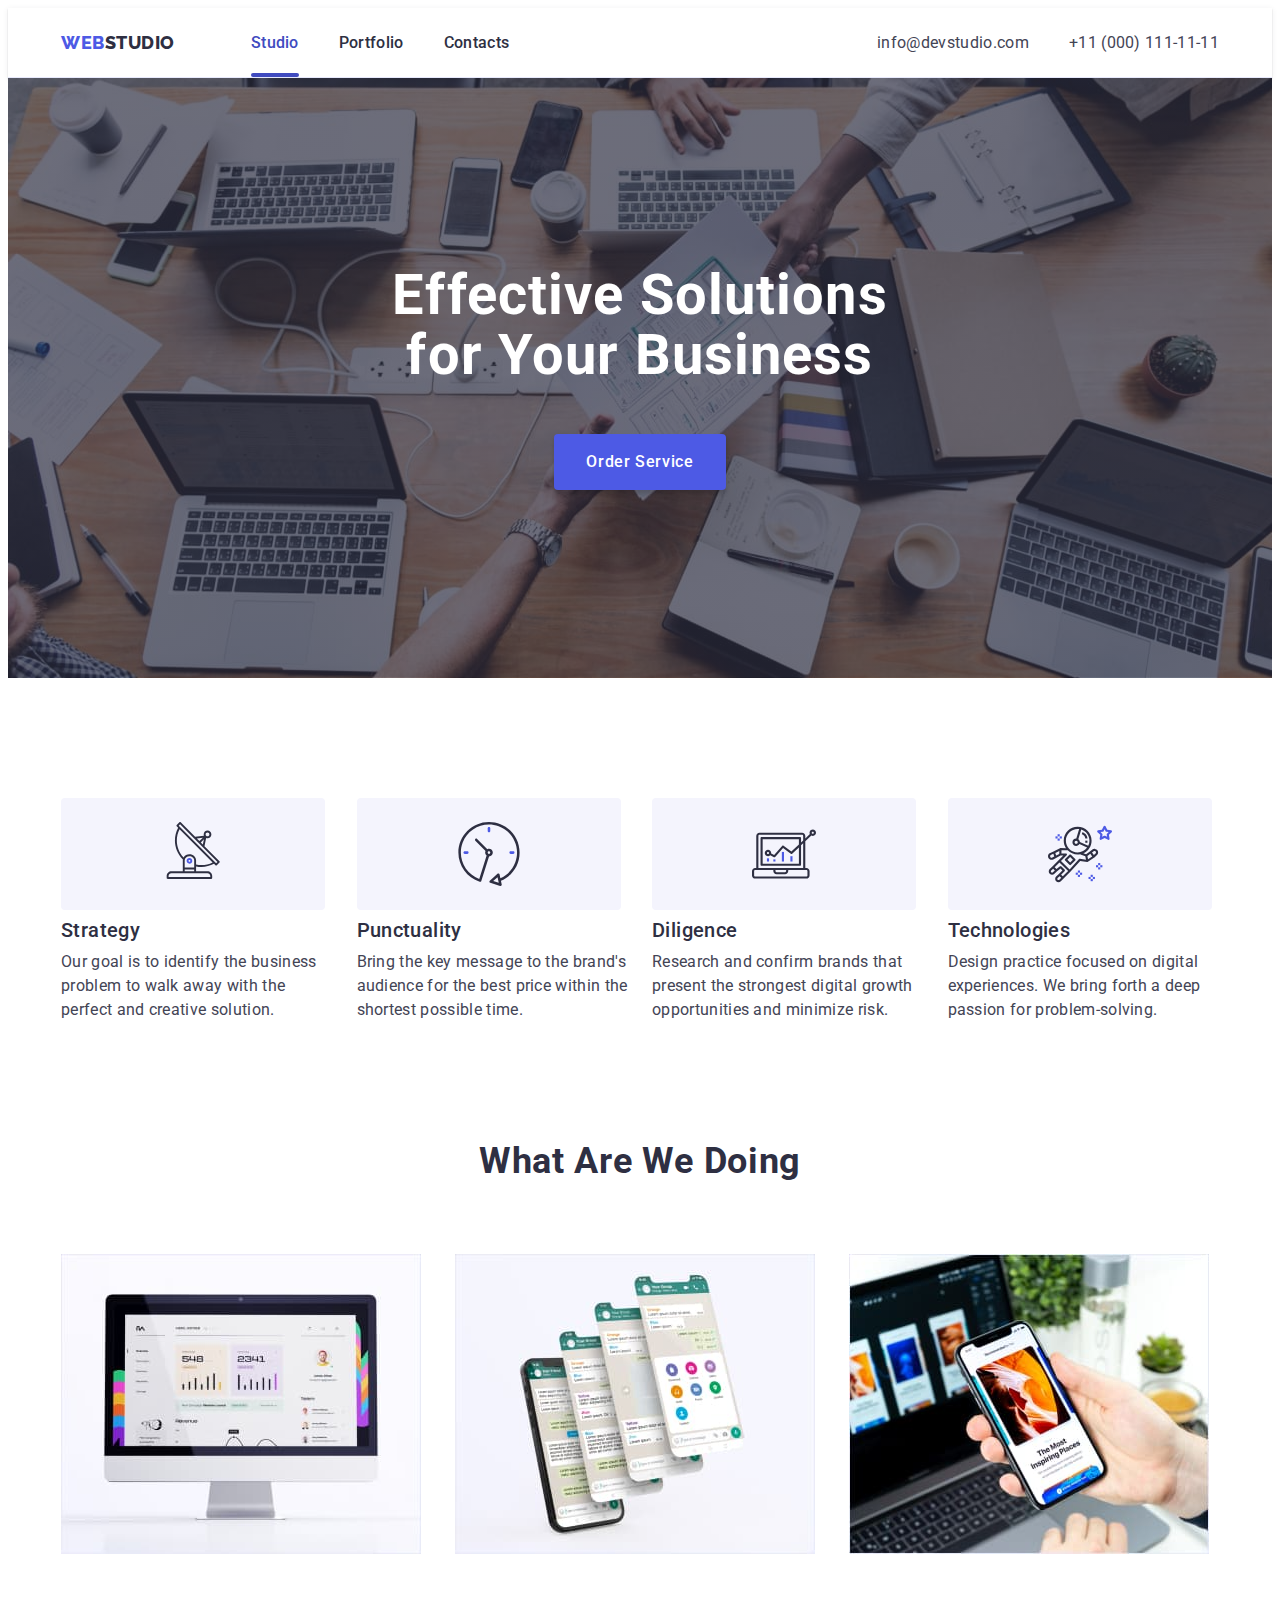
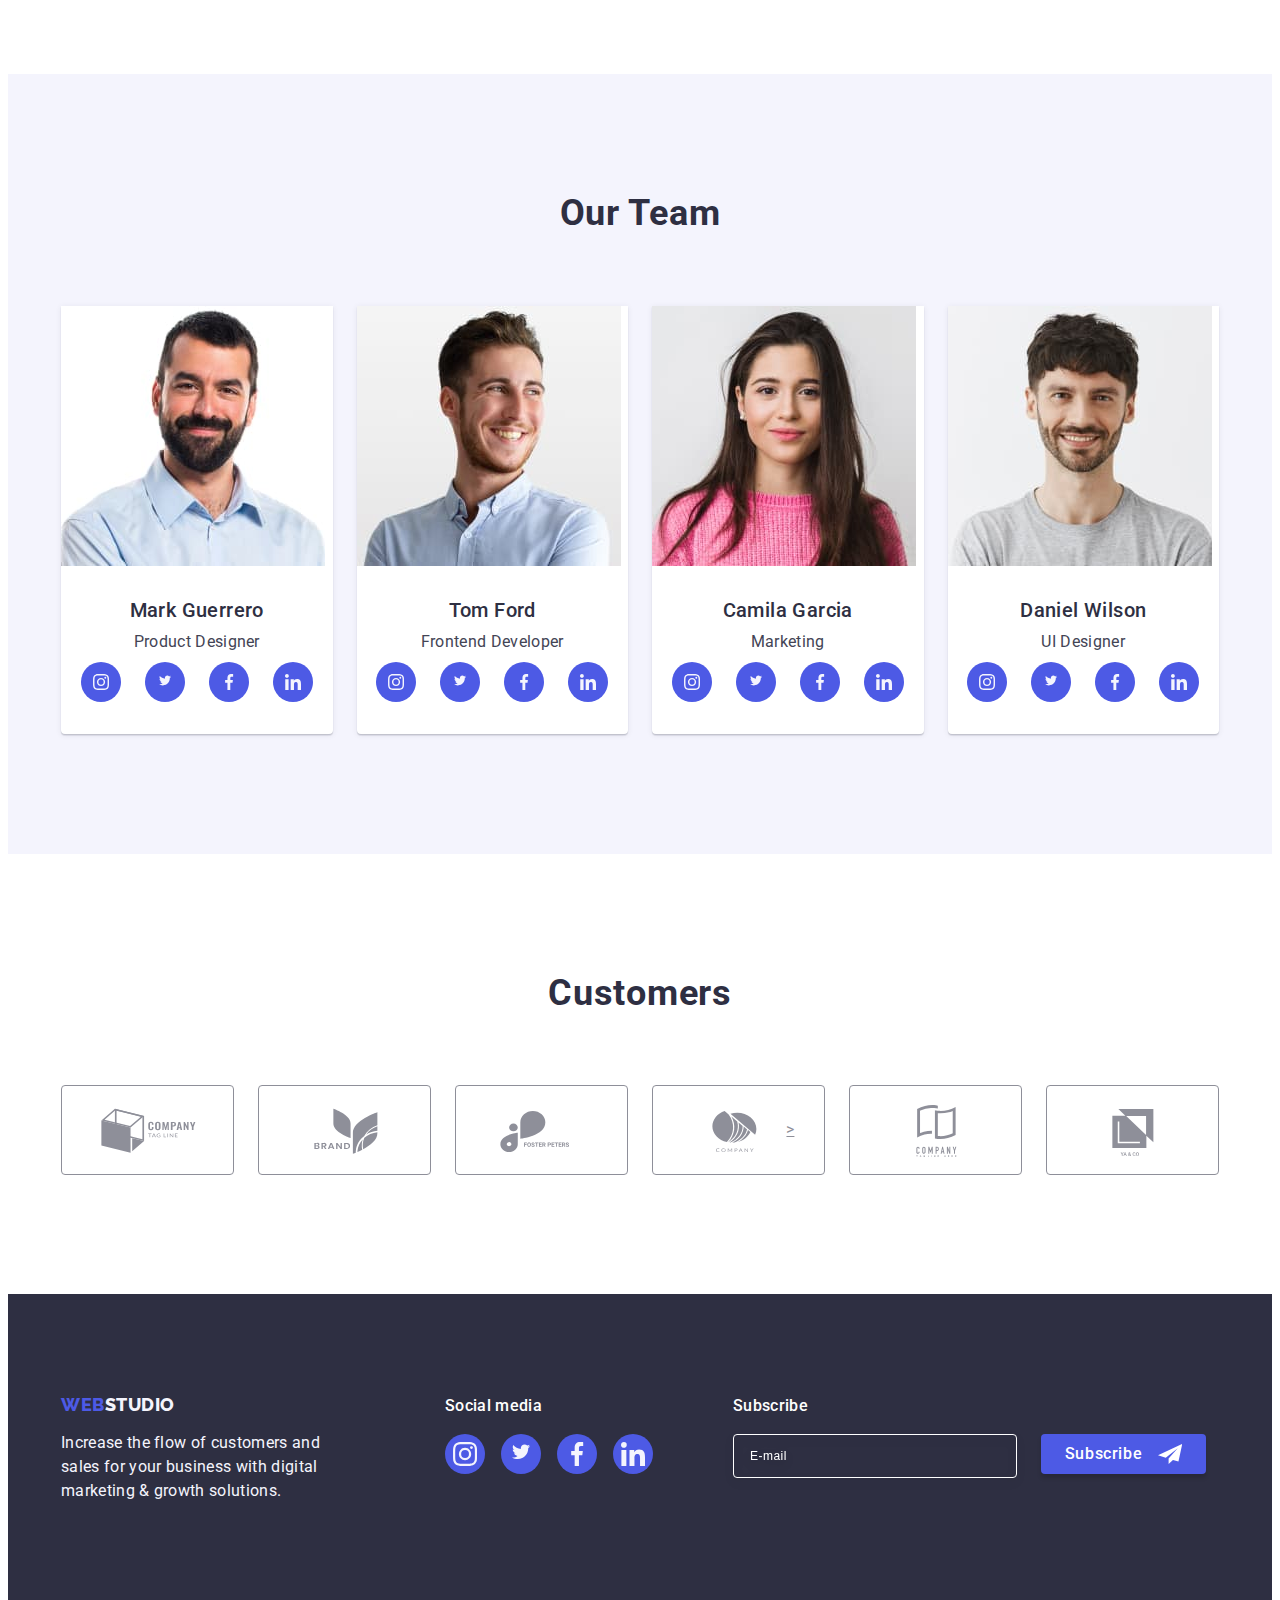
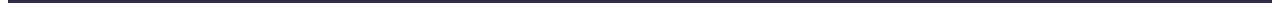
<file: index.html>
<!DOCTYPE html>
<html lang="en">
  <head>
    <meta charset="UTF-8" />
    <meta http-equiv="X-UA-Compatible" content="IE=edge" />
    <meta name="viewport" content="width=device-width, initial-scale=1.0" />
    <link rel="preconnect" href="https://fonts.googleapis.com" />
    <link rel="preconnect" href="https://fonts.gstatic.com" crossorigin />
    <link
      href="https://fonts.googleapis.com/css2?family=Raleway:wght@800&family=Roboto:wght@400;500;700&display=swap"
      rel="stylesheet"
    />
    <link
      rel="stylesheet"
      href="https://cdnjs.cloudflare.com/ajax/libs/modern-normalize/2.0.0/modern-normalize.min.css"
      integrity="sha512-4xo8blKMVCiXpTaLzQSLSw3KFOVPWhm/TRtuPVc4WG6kUgjH6J03IBuG7JZPkcWMxJ5huwaBpOpnwYElP/m6wg=="
      crossorigin="anonymous"
      referrerpolicy="no-referrer"
    />
    <link rel="stylesheet" href="./css/styles.css" />

    <title>Studio</title>
  </head>

  <body>
    <header class="header">
      <div class="container container-header">
        <nav class="container-nav">
          <a class="logo link" href="./index.html"
            >Web<span class="logo-span">Studio</span></a
          >

          <ul class="list menu">
            <li>
              <a class="current header-nav link" href="./index.html">Studio</a>
            </li>
            <li>
              <a class="header-nav link" href="./portfolio.html">Portfolio</a>
            </li>
            <li>
              <a class="header-nav link" href="">Contacts</a>
            </li>
          </ul>
        </nav>

        <address class="header-adress">
          <ul class="list address-list">
            <li>
              <a
                class="header-adress-link link"
                href="mailto:info@devstudio.com"
                >info@devstudio.com</a
              >
            </li>
            <li>
              <a class="header-adress-link link" href="tel:+110001111111"
                >+11 (000) 111-11-11</a
              >
            </li>
          </ul>
        </address>
      </div>
    </header>

    <main>
      <section class="service">
        <div class="container conteiner-service">
          <h1 class="service-name">Effective Solutions for Your Business</h1>
          <button type="button" class="service-button" data-modal-open>
            Order Service
          </button>
        </div>
      </section>
      <section class="container-preference">
        <div class="container">
          <h2 class="visually-hidden">Our preference</h2>
          <ul class="list">
            <li class="preference-item">
              <div class="preference-icon">
                <svg width="64" height="64">
                  <use href="./images/icons.svg#icon-antenna"></use>
                </svg>
              </div>
              <h3 class="preference-name">Strategy</h3>
              <p class="preference-text">
                Our goal is to identify the business problem to walk away with
                the perfect and creative solution.
              </p>
            </li>
            <li class="preference-item">
              <div class="preference-icon">
                <svg width="64" height="64">
                  <use href="./images/icons.svg#icon-clock"></use>
                </svg>
              </div>
              <h3 class="preference-name">Punctuality</h3>
              <p class="preference-text">
                Bring the key message to the brand's audience for the best price
                within the shortest possible time.
              </p>
            </li>
            <li class="preference-item">
              <div class="preference-icon">
                <svg width="64" height="64">
                  <use href="./images/icons.svg#icon-diagram"></use>
                </svg>
              </div>
              <h3 class="preference-name">Diligence</h3>
              <p class="preference-text">
                Research and confirm brands that present the strongest digital
                growth opportunities and minimize risk.
              </p>
            </li>
            <li class="preference-item">
              <div class="preference-icon">
                <svg width="64" height="64">
                  <use href="./images/icons.svg#icon-astronaut"></use>
                </svg>
              </div>
              <h3 class="preference-name">Technologies</h3>
              <p class="preference-text">
                Design practice focused on digital experiences. We bring forth a
                deep passion for problem-solving.
              </p>
            </li>
          </ul>
        </div>
      </section>
      <section class="section-doing">
        <div class="container">
          <h2 class="name-section">What are we doing</h2>
          <ul class="list">
            <li class="list-img">
              <img
                src="./images/monitor.jpg"
                alt="Monitor img"
                width="360"
                height="300"
              />
            </li>
            <li class="list-img">
              <img
                src="./images/messenger.jpg"
                alt="Messenger img"
                width="360"
                height="300"
              />
            </li>
            <li class="list-img">
              <img
                src="./images/mobile.jpg"
                alt="Mobile img"
                width="360"
                height="300"
              />
            </li>
          </ul>
        </div>
      </section>
      <section class="team">
        <div class="container">
          <h2 class="name-section">Our Team</h2>
          <ul class="list">
            <li class="team-card">
              <img
                src="./images/mark.jpg"
                alt="Foto Mark Guerrero"
                width="264"
                height="260"
              />
              <div class="team-text">
                <h3 class="team-name">Mark Guerrero</h3>
                <p class="team-profession">Product Designer</p>
                <ul class="contact-icon list">
                  <li class="contact-icon-items">
                    <a class="contact-icon-items-link" href="">
                      <svg class="team-icon-items" width="16" height="16">
                        <use href="./images/icons.svg#icon-instagram"></use>
                      </svg>
                    </a>
                  </li>
                  <li class="contact-icon-items">
                    <a class="contact-icon-items-link" href="">
                      <svg class="team-icon-items" width="16" height="16">
                        <use href="./images/icons.svg#icon-twitter"></use>
                      </svg>
                    </a>
                  </li>
                  <li class="contact-icon-items">
                    <a class="contact-icon-items-link" href="">
                      <svg class="team-icon-items" width="16" height="16">
                        <use href="./images/icons.svg#icon-facebook"></use>
                      </svg>
                    </a>
                  </li>
                  <li class="contact-icon-items">
                    <a class="contact-icon-items-link" href="">
                      <svg class="team-icon-items" width="16" height="16">
                        <use href="./images/icons.svg#icon-linkedin"></use>
                      </svg>
                    </a>
                  </li>
                </ul>
              </div>
            </li>

            <li class="team-card">
              <img
                src="./images/tom.jpg"
                alt="Foto Tom Ford"
                width="264"
                height="260"
              />
              <div class="team-text">
                <h3 class="team-name">Tom Ford</h3>
                <p class="team-profession">Frontend Developer</p>
                <ul class="contact-icon list">
                  <li class="contact-icon-items">
                    <a class="contact-icon-items-link" href="">
                      <svg class="team-icon-items" width="16" height="16">
                        <use href="./images/icons.svg#icon-instagram"></use>
                      </svg>
                    </a>
                  </li>
                  <li class="contact-icon-items">
                    <a class="contact-icon-items-link" href="">
                      <svg class="team-icon-items" width="16" height="16">
                        <use href="./images/icons.svg#icon-twitter"></use>
                      </svg>
                    </a>
                  </li>
                  <li class="contact-icon-items">
                    <a class="contact-icon-items-link" href="">
                      <svg class="team-icon-items" width="16" height="16">
                        <use href="./images/icons.svg#icon-facebook"></use>
                      </svg>
                    </a>
                  </li>
                  <li class="contact-icon-items">
                    <a class="contact-icon-items-link" href="">
                      <svg class="team-icon-items" width="16" height="16">
                        <use href="./images/icons.svg#icon-linkedin"></use>
                      </svg>
                    </a>
                  </li>
                </ul>
              </div>
            </li>

            <li class="team-card">
              <img
                src="./images/camila.jpg"
                alt="Foto Camila Garcia"
                width="264"
                height="260"
              />
              <div class="team-text">
                <h3 class="team-name">Camila Garcia</h3>
                <p class="team-profession">Marketing</p>
                <ul class="contact-icon list">
                  <li class="contact-icon-items">
                    <a class="contact-icon-items-link" href="">
                      <svg class="team-icon-items" width="16" height="16">
                        <use href="./images/icons.svg#icon-instagram"></use>
                      </svg>
                    </a>
                  </li>
                  <li class="contact-icon-items">
                    <a class="contact-icon-items-link" href="">
                      <svg class="team-icon-items" width="16" height="16">
                        <use href="./images/icons.svg#icon-twitter"></use>
                      </svg>
                    </a>
                  </li>
                  <li class="contact-icon-items">
                    <a class="contact-icon-items-link" href="">
                      <svg class="team-icon-items" width="16" height="16">
                        <use href="./images/icons.svg#icon-facebook"></use>
                      </svg>
                    </a>
                  </li>
                  <li class="contact-icon-items">
                    <a class="contact-icon-items-link" href="">
                      <svg class="team-icon-items" width="16" height="16">
                        <use href="./images/icons.svg#icon-linkedin"></use>
                      </svg>
                    </a>
                  </li>
                </ul>
              </div>
            </li>
            <li class="team-card">
              <img
                src="./images/daniel.jpg"
                alt="Foto Daniel Wilson"
                width="264"
                height="260"
              />
              <div class="team-text">
                <h3 class="team-name">Daniel Wilson</h3>
                <p class="team-profession">UI Designer</p>
                <ul class="contact-icon list">
                  <li class="contact-icon-items">
                    <a class="contact-icon-items-link" href="">
                      <svg class="team-icon-items" width="16" height="16">
                        <use href="./images/icons.svg#icon-instagram"></use>
                      </svg>
                    </a>
                  </li>
                  <li class="contact-icon-items">
                    <a class="contact-icon-items-link" href="">
                      <svg class="team-icon-items" width="16" height="16">
                        <use href="./images/icons.svg#icon-twitter"></use>
                      </svg>
                    </a>
                  </li>
                  <li class="contact-icon-items">
                    <a class="contact-icon-items-link" href="">
                      <svg class="team-icon-items" width="16" height="16">
                        <use href="./images/icons.svg#icon-facebook"></use>
                      </svg>
                    </a>
                  </li>
                  <li class="contact-icon-items">
                    <a class="contact-icon-items-link" href="">
                      <svg class="team-icon-items" width="16" height="16">
                        <use href="./images/icons.svg#icon-linkedin"></use>
                      </svg>
                    </a>
                  </li>
                </ul>
              </div>
            </li>
          </ul>
        </div>
      </section>
      <section class="customers">
        <div class="container">
          <h2 class="customers-title">Customers</h2>
          <ul class="list customers-list">
            <li class="customer-list-icon">
              <a class="customer-list-icon-link" href="">
                <svg class="customer-icon-item" width="104" height="56">
                  <use href="./images/icons.svg#icon-Logo-6"></use>
                </svg>
              </a>
            </li>
            <li class="customer-list-icon">
              <a class="customer-list-icon-link" href="">
                <svg class="customer-icon-item" width="104" height="56">
                  <use href="./images/icons.svg#icon-Logo-7"></use>
                </svg>
              </a>
            </li>
            <li class="customer-list-icon">
              <a class="customer-list-icon-link" href="">
                <svg class="customer-icon-item" width="104" height="56">
                  <use href="./images/icons.svg#icon-Logo-8"></use>
                </svg>
              </a>
            </li>
            <li class="customer-list-icon">
              <a class="customer-list-icon-link" href="">
                <svg class="customer-icon-item" width="104" height="56">
                  <use href="./images/icons.svg#icon-Logo-9"></use>
                </svg>
                ></a
              >
            </li>
            <li class="customer-list-icon">
              <a class="customer-list-icon-link" href="">
                <svg class="customer-icon-item" width="104" height="56">
                  <use href="./images/icons.svg#icon-Logo-10"></use>
                </svg>
              </a>
            </li>
            <li class="customer-list-icon">
              <a class="customer-list-icon-link" href="">
                <svg class="customer-icon-item" width="104" height="56">
                  <use href="./images/icons.svg#icon-Logo-11"></use>
                </svg>
              </a>
            </li>
          </ul>
        </div>
      </section>
    </main>
    <footer class="footer-section">
      <div class="container footer-container">
        <div class="footer-container-logo">
          <a class="link footer-link" href="./index.html"
            >Web<span class="logo-footer">Studio</span></a
          >
          <p class="footer-text">
            Increase the flow of customers and sales for your business with
            digital marketing & growth solutions.
          </p>
        </div>

        <div class="footer-icons">
          <p class="footer-text-media">Social media</p>
          <ul class="footer-contact-icon list">
            <li class="footer-contact-icon-item">
              <a class="footer-contact-icon-link" href="">
                <svg class="footer-icon-item" width="24" height="24">
                  <use href="./images/icons.svg#icon-instagram"></use>
                </svg>
              </a>
            </li>
            <li class="footer-contact-icon-item">
              <a class="footer-contact-icon-link" href="">
                <svg class="footer-icon-item" width="24" height="24">
                  <use href="./images/icons.svg#icon-twitter"></use>
                </svg>
              </a>
            </li>
            <li class="footer-contact-icon-item">
              <a class="footer-contact-icon-link" href="">
                <svg class="footer-icon-item" width="24" height="24">
                  <use href="./images/icons.svg#icon-facebook"></use>
                </svg>
              </a>
            </li>
            <li class="footer-contact-icon-item">
              <a class="footer-contact-icon-link" href="">
                <svg class="footer-icon-item" width="24" height="24">
                  <use href="./images/icons.svg#icon-linkedin"></use>
                </svg>
              </a>
            </li>
          </ul>
        </div>

        <div class="footer-form">
          <p class="footer-text-media">Subscribe</p>
          <form
            class="footer-form-subscribe"
            name="footer-subscribe"
            autocomplete="off"
            novalidate
          >
            <label class="footer-label">
              <input
                type="email"
                name="footer-usermail"
                class="footer-form-item"
                placeholder="E-mail"
              />
            </label>
            <button class="footer-btn" type="submit">
              Subscribe
              <svg class="footer-subscribe-icon" width="24" height="24">
                <use href="./images/icons.svg#icon-send"></use>
              </svg>
            </button>
          </form>
        </div>
      </div>
    </footer>
    <div class="backdrop is-hidden" data-modal>
      <div class="modal">
        <button type="button" class="modal-btn" data-modal-close>
          <svg class="modal-btn-icon" width="8" height="8">
            <use href="./images/icons.svg#icon-close-black"></use>
          </svg>
        </button>
        <p class="modal-title">Leave your contacts and we will call you back</p>
        <form class="form" name="feedback_form" autocomplete="off" novalidate>
          <div class="modal-field">
            <label for="user-name" class="modal-label">Name</label>
            <div class="input-wrap">
              <input
                type="text"
                name="user-name"
                id="user-name"
                class="modal-input"
                required
              />
              <svg class="modal-icon" width="18" height="24">
                <use href="./images/icons.svg#icon-person"></use>
              </svg>
            </div>
          </div>
          <div class="modal-field">
            <label for="user-tel" class="modal-label">Phone </label>
            <div class="input-wrap">
              <input
                type="tel"
                name="user-tel"
                id="user-tel"
                class="modal-input"
                required
              />
              <svg class="modal-icon" width="18" height="24">
                <use href="./images/icons.svg#icon-phone"></use>
              </svg>
            </div>
          </div>
          <div class="modal-field">
            <label for="user-mail" class="modal-label">Email </label>
            <div class="input-wrap">
              <input
                type="email"
                name="user-mail"
                id="user-mail"
                class="modal-input"
              />
              <svg class="modal-icon" width="18" height="24">
                <use href="./images/icons.svg#icon-email"></use>
              </svg>
            </div>
          </div>

          <div class="modal-comment">
            <label for="user-comment" class="modal-label">Comment</label>
            <textarea
              name="user-comment"
              id="user-comment"
              placeholder="Text input"
              class="modal-textarea"
            ></textarea>
          </div>

          <div class="modal-checkbox">
            <input
              type="checkbox"
              name="user-privacy"
              id="user-privacy"
              value="true"
              class="input-check visually-hidden"
            />
            <label for="user-privacy" class="check-text"
              ><span class="privacy"
                ><svg class="check-icon" width="10" height="8">
                  <use href="./images/icons.svg#icon-check"></use>
                </svg>
              </span>
              I accept the terms and conditions of the
              <a class="check-link" href="">Privacy Policy</a>
            </label>
          </div>

          <button class="form-btn" type="submit">Send</button>
        </form>
      </div>
    </div>
    <script src="./js/modal.js"></script>
  </body>
</html>
</file>
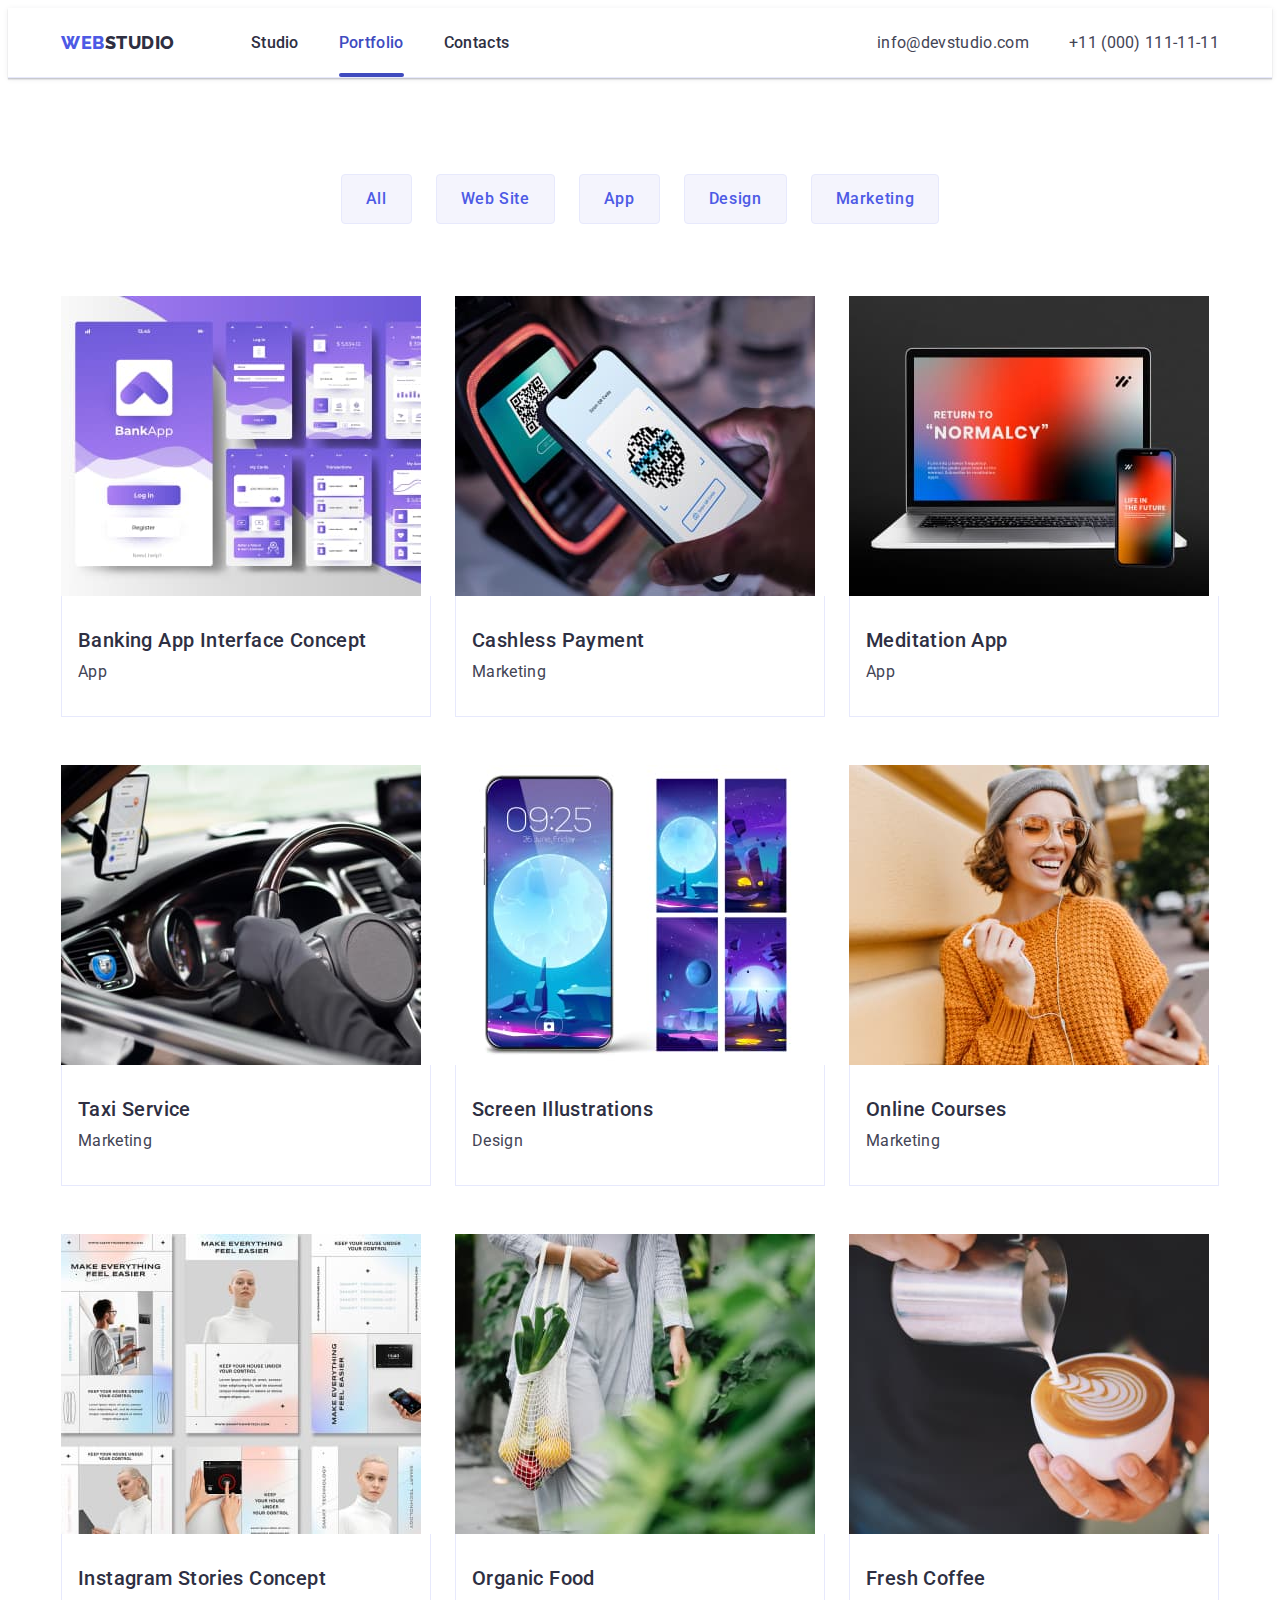
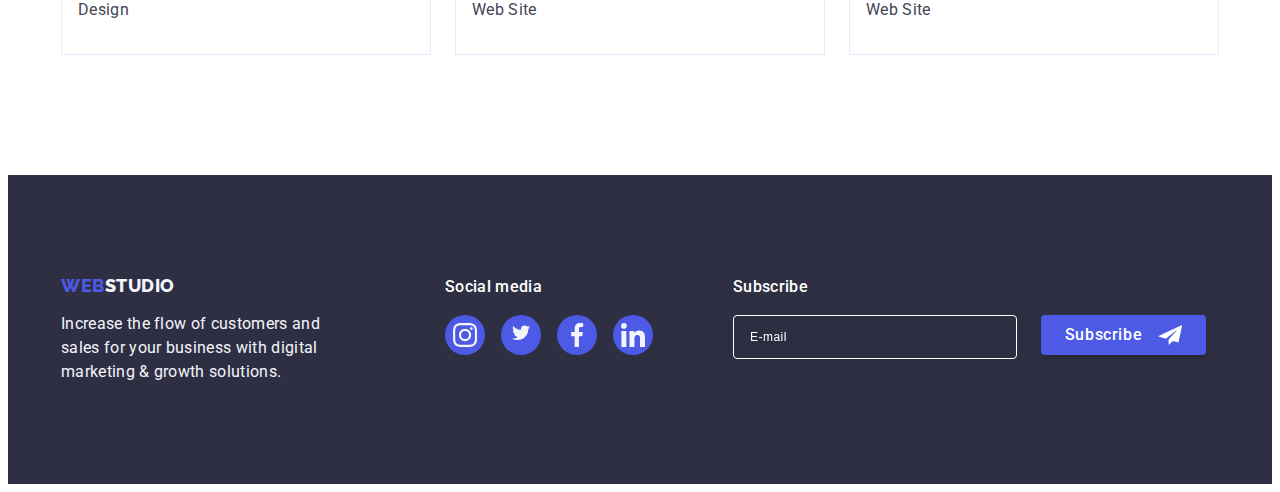
<file: portfolio.html>
<!DOCTYPE html>
<html lang="en">
  <head>
    <meta charset="UTF-8" />
    <meta http-equiv="X-UA-Compatible" content="IE=edge" />
    <meta name="viewport" content="width=device-width, initial-scale=1.0" />
    <link rel="preconnect" href="https://fonts.googleapis.com" />
    <link rel="preconnect" href="https://fonts.gstatic.com" crossorigin />
    <link
      href="https://fonts.googleapis.com/css2?family=Raleway:wght@800&family=Roboto:wght@400;500;700&display=swap"
      rel="stylesheet"
    />
    <link
      rel="stylesheet"
      href="https://cdnjs.cloudflare.com/ajax/libs/modern-normalize/2.0.0/modern-normalize.min.css"
      integrity="sha512-4xo8blKMVCiXpTaLzQSLSw3KFOVPWhm/TRtuPVc4WG6kUgjH6J03IBuG7JZPkcWMxJ5huwaBpOpnwYElP/m6wg=="
      crossorigin="anonymous"
      referrerpolicy="no-referrer"
    />
    <link rel="stylesheet" href="./css/styles.css" />

    <title>Portfolio</title>
  </head>
  <body>
    <header class="header">
      <div class="container container-header">
        <nav class="container-nav">
          <a class="logo link" href="./index.html"
            >Web<span class="logo-span">Studio</span></a
          >

          <ul class="list menu">
            <li><a class="header-nav link" href="./index.html">Studio</a></li>
            <li>
              <a class="header-nav link current" href="./portfolio.html"
                >Portfolio</a
              >
            </li>
            <li>
              <a class="header-nav link" href="">Contacts</a>
            </li>
          </ul>
        </nav>

        <address class="header-adress">
          <ul class="list address-list">
            <li>
              <a
                class="header-adress-link link"
                href="mailto:info@devstudio.com"
                >info@devstudio.com</a
              >
            </li>
            <li>
              <a class="header-adress-link link" href="tel:+110001111111"
                >+11 (000) 111-11-11</a
              >
            </li>
          </ul>
        </address>
      </div>
    </header>
    <main>
      <section class="container-porfolio">
        <div class="container">
          <h1 class="visually-hidden">Portfolio</h1>

          <ul class="list portfolio-menu">
            <li>
              <button type="button" class="portfolio-nav-button">All</button>
            </li>
            <li>
              <button type="button" class="portfolio-nav-button">
                Web Site
              </button>
            </li>
            <li>
              <button type="button" class="portfolio-nav-button">App</button>
            </li>

            <li>
              <button type="button" class="portfolio-nav-button">Design</button>
            </li>
            <li>
              <button type="button" class="portfolio-nav-button">
                Marketing
              </button>
            </li>
          </ul>

          <ul class="list portfolio-content">
            <li class="portfolio-content-card">
              <a class="link portfolio-img-link" href="./portfolio.html">
                <div class="overlay">
                  <img
                    src="./images/banking.jpg"
                    alt="Banking App"
                    width="360"
                    height="300"
                  />
                  <p class="text-overlay">
                    14 Stylish and User-Friendly App Design Concepts · Task
                    Manager App · Calorie Tracker App · Exotic Fruit Ecommerce
                    App · Cloud Storage App
                  </p>
                </div>
                <div class="portolio-card-text">
                  <h2 class="portfolio-foto-name">
                    Banking App Interface Concept
                  </h2>
                  <p class="portfolio-project-style">App</p>
                </div>
              </a>
            </li>
            <li class="portfolio-content-card">
              <a class="link portfolio-img-link" href="">
                <div class="overlay">
                  <img
                    src="./images/payment.jpg"
                    alt="Cashless Payment"
                    width="360"
                    height="300"
                  />
                  <p class="text-overlay">
                    14 Stylish and User-Friendly App Design Concepts · Task
                    Manager App · Calorie Tracker App · Exotic Fruit Ecommerce
                    App · Cloud Storage App
                  </p>
                </div>
                <div class="portolio-card-text">
                  <h2 class="portfolio-foto-name">Cashless Payment</h2>
                  <p class="portfolio-project-style">Marketing</p>
                </div>
              </a>
            </li>
            <li class="portfolio-content-card">
              <a class="link portfolio-img-link" href="">
                <div class="overlay">
                  <img
                    src="./images/mediation.jpg"
                    alt="Meditation App"
                    width="360"
                    height="300"
                  />
                  <p class="text-overlay">
                    14 Stylish and User-Friendly App Design Concepts · Task
                    Manager App · Calorie Tracker App · Exotic Fruit Ecommerce
                    App · Cloud Storage App
                  </p>
                </div>
                <div class="portolio-card-text">
                  <h2 class="portfolio-foto-name">Meditation App</h2>
                  <p class="portfolio-project-style">App</p>
                </div>
              </a>
            </li>

            <li class="portfolio-content-card">
              <a class="link portfolio-img-link" href="">
                <div class="overlay">
                  <img
                    src="./images/taxi.jpg"
                    alt="Taxi"
                    width="360"
                    height="300"
                  />
                  <p class="text-overlay">
                    14 Stylish and User-Friendly App Design Concepts · Task
                    Manager App · Calorie Tracker App · Exotic Fruit Ecommerce
                    App · Cloud Storage App
                  </p>
                </div>
                <div class="portolio-card-text">
                  <h2 class="portfolio-foto-name">Taxi Service</h2>
                  <p class="portfolio-project-style">Marketing</p>
                </div>
              </a>
            </li>
            <li class="portfolio-content-card">
              <a class="link portfolio-img-link" href="">
                <div class="overlay">
                  <img
                    src="./images/illustration.jpg"
                    alt="Screen Illustrations"
                    width="360"
                    height="300"
                  />
                  <p class="text-overlay">
                    14 Stylish and User-Friendly App Design Concepts · Task
                    Manager App · Calorie Tracker App · Exotic Fruit Ecommerce
                    App · Cloud Storage App
                  </p>
                </div>
                <div class="portolio-card-text">
                  <h2 class="portfolio-foto-name">Screen Illustrations</h2>
                  <p class="portfolio-project-style">Design</p>
                </div>
              </a>
            </li>
            <li class="portfolio-content-card">
              <a class="link portfolio-img-link" href="">
                <div class="overlay">
                  <img
                    src="./images/courses.jpg"
                    alt="Online Courses"
                    width="360"
                    height="300"
                  />
                  <p class="text-overlay">
                    14 Stylish and User-Friendly App Design Concepts · Task
                    Manager App · Calorie Tracker App · Exotic Fruit Ecommerce
                    App · Cloud Storage App
                  </p>
                </div>
                <div class="portolio-card-text">
                  <h2 class="portfolio-foto-name">Online Courses</h2>
                  <p class="portfolio-project-style">Marketing</p>
                </div>
              </a>
            </li>

            <li class="portfolio-content-card">
              <a class="link portfolio-img-link" href="">
                <div class="overlay">
                  <img
                    src="./images/instagram.jpg"
                    alt="Instagram Concept"
                    width="360"
                    height="300"
                  />
                  <p class="text-overlay">
                    14 Stylish and User-Friendly App Design Concepts · Task
                    Manager App · Calorie Tracker App · Exotic Fruit Ecommerce
                    App · Cloud Storage App
                  </p>
                </div>
                <div class="portolio-card-text">
                  <h2 class="portfolio-foto-name">Instagram Stories Concept</h2>
                  <p class="portfolio-project-style">Design</p>
                </div>
              </a>
            </li>
            <li class="portfolio-content-card">
              <a class="link portfolio-img-link" href="">
                <div class="overlay">
                  <img
                    src="./images/food.jpg"
                    alt="Organic Food"
                    width="360"
                    height="300"
                  />
                  <p class="text-overlay">
                    14 Stylish and User-Friendly App Design Concepts · Task
                    Manager App · Calorie Tracker App · Exotic Fruit Ecommerce
                    App · Cloud Storage App
                  </p>
                </div>
                <div class="portolio-card-text">
                  <h2 class="portfolio-foto-name">Organic Food</h2>
                  <p class="portfolio-project-style">Web Site</p>
                </div>
              </a>
            </li>
            <li class="portfolio-content-card">
              <a class="link portfolio-img-link" href="">
                <div class="overlay">
                  <img
                    src="./images/coffee.jpg"
                    alt="Fresh Coffee"
                    width="360"
                    height="300"
                  />
                  <p class="text-overlay">
                    14 Stylish and User-Friendly App Design Concepts · Task
                    Manager App · Calorie Tracker App · Exotic Fruit Ecommerce
                    App · Cloud Storage App
                  </p>
                </div>
                <div class="portolio-card-text">
                  <h2 class="portfolio-foto-name">Fresh Coffee</h2>
                  <p class="portfolio-project-style">Web Site</p>
                </div>
              </a>
            </li>
          </ul>
        </div>
      </section>
    </main>
    <footer class="footer-section">
      <div class="container footer-container">
        <div class="footer-container-logo">
          <a class="link footer-link" href="./index.html"
            >Web<span class="logo-footer">Studio</span></a
          >
          <p class="footer-text">
            Increase the flow of customers and sales for your business with
            digital marketing & growth solutions.
          </p>
        </div>

        <div class="footer-icons">
          <p class="footer-text-media">Social media</p>
          <ul class="footer-contact-icon list">
            <li class="footer-contact-icon-item">
              <a class="footer-contact-icon-link" href="">
                <svg class="footer-icon-item" width="24" height="24">
                  <use href="./images/icons.svg#icon-instagram"></use>
                </svg>
              </a>
            </li>
            <li class="footer-contact-icon-item">
              <a class="footer-contact-icon-link" href="">
                <svg class="footer-icon-item" width="24" height="24">
                  <use href="./images/icons.svg#icon-twitter"></use>
                </svg>
              </a>
            </li>
            <li class="footer-contact-icon-item">
              <a class="footer-contact-icon-link" href="">
                <svg class="footer-icon-item" width="24" height="24">
                  <use href="./images/icons.svg#icon-facebook"></use>
                </svg>
              </a>
            </li>
            <li class="footer-contact-icon-item">
              <a class="footer-contact-icon-link" href="">
                <svg class="footer-icon-item" width="24" height="24">
                  <use href="./images/icons.svg#icon-linkedin"></use>
                </svg>
              </a>
            </li>
          </ul>
        </div>

        <div class="footer-form">
          <p class="footer-text-media">Subscribe</p>
          <form
            class="footer-form-subscribe"
            name="footer-subscribe"
            autocomplete="off"
            novalidate
          >
            <label class="footer-label">
              <input
                type="email"
                name="footer-usermail"
                class="footer-form-item"
                placeholder="E-mail"
              />
            </label>
            <button class="footer-btn" type="submit">
              Subscribe
              <svg class="footer-subscribe-icon" width="24" height="24">
                <use href="./images/icons.svg#icon-send"></use>
              </svg>
            </button>
          </form>
        </div>
      </div>
    </footer>
  </body>
</html>
</file>
<file: css/styles.css>
:root {
  --main-color: #ffffff;
  --text-color: #434455;
  --primary-brand: #4d5ae5;
  --pressed-state: #404bbf;
  --dark: rgba(46, 47, 66, 1);
  --success: #31d0aa;
  --subtle-text: #8e8f99;
  --accent: #e7e9fc;
  --light: #f4f4fd;
  --hero-background: rgba(46, 47, 66, 0.7);
  --modal-background: #fcfcfc;
  --modal-overlay: rgba(46, 47, 66, 0.4);
}

h1,
h2,
h3,
h4,
h5,
h6,
p {
  margin-top: 0;
  margin-bottom: 0;
}

ul,
ol {
  margin-top: 0;
  margin-bottom: 0;
  padding-left: 0;
}

img {
  display: block;
  max-width: 100%;
  height: auto;
}

body {
  font-family: "Roboto", sans-serif;
  color: var(--text-color);
  background-color: var(--main-color);
}

.list {
  list-style: none;
  display: flex;
  gap: 24px;
}

.link {
  text-decoration: none;
}

.container {
  max-width: 1158px;
  width: 100%;
  margin: 0 auto;
  padding: 0 15px;
}

/*studio*/

/* header */

.header {
  box-sizing: border-box;
  border-bottom: 1px solid var(--accent);
  box-shadow: 0px 2px 1px rgba(46, 47, 66, 0.08),
    0px 1px 1px rgba(46, 47, 66, 0.16), 0px 1px 6px rgba(46, 47, 66, 0.08);
}

.container-header {
  display: flex;
  align-items: center;
}

.container-nav {
  display: flex;
  align-items: center;
}

.logo {
  color: var(--primary-brand);
  font-family: "Raleway", sans-serif;
  font-weight: 800;
  font-size: 18px;
  line-height: 1.17;
  letter-spacing: 0.03em;
  text-transform: uppercase;
  margin-right: 76px;
  padding: 24px 0;
}

.logo-span {
  color: var(--dark);
}

.menu {
  gap: 40px;
}

.header-nav {
  color: var(--dark);
  font-weight: 500;
  font-size: 16px;
  line-height: 1.5;
  letter-spacing: 0.02em;
  padding: 24px 0;
  transition: color 250ms cubic-bezier(0.4, 0, 0.2, 1);
}

.header-nav:hover {
  color: var(--pressed-state);
}

.header-nav:focus {
  color: var(--pressed-state);
}

.current {
  position: relative;
  color: var(--pressed-state);
}

.current::after {
  content: "";
  position: absolute;
  left: 0;
  bottom: -1px;
  height: 4px;
  display: block;
  width: 100%;
  background-color: var(--pressed-state);
  border-radius: 2px;
}

.header-adress {
  font-style: normal;
  margin-left: auto;
  align-items: center;
}

.address-list {
  display: flex;
  gap: 40px;
}

.header-adress-link {
  display: block;
  color: var(--text-color);
  font-size: 16px;
  line-height: 1.5;
  letter-spacing: 0.02em;
  transition: color 250ms cubic-bezier(0.4, 0, 0.2, 1);
}

.header-adress-link:focus {
  color: var(--pressed-state);
}

.header-adress-link:hover {
  color: var(--pressed-state);
}

/* hero */

.service {
  background-color: var(--dark);
  margin: 0 auto;
  padding: 188px 0;
  display: flex;
  background-image: linear-gradient(
      var(--hero-background),
      var(--hero-background)
    ),
    url(../images/people.jpg);
  background-position: center;
  background-repeat: no-repeat;
  background-size: cover;
  max-width: 1440px;
}

.service-name {
  color: var(--main-color);
  font-size: 56px;
  line-height: 60px;
  line-height: 1.07;
  text-align: center;
  letter-spacing: 0.02em;
  margin: 0 auto;
  max-width: 496px;
  margin-bottom: 48px;
}

.service-button {
  font-family: "Roboto", sans-serif;
  font-weight: 500;
  font-size: 16px;
  line-height: 1.5;
  letter-spacing: 0.04em;
  color: var(--main-color);
  cursor: pointer;
  background: var(--primary-brand);
  border: none;
  border-radius: 4px;
  padding: 16px 32px;
  display: block;
  margin: 0 auto;
  min-width: 169px;
  height: 56px;
  box-shadow: 0px 4px 4px rgba(0, 0, 0, 0.15);
  transition: background-color 250ms cubic-bezier(0.4, 0, 0.2, 1);
}

.service-button:focus {
  background-color: var(--pressed-state);
}

.service-button:hover {
  background-color: var(--pressed-state);
}

/* preference */

.container-preference {
  padding: 120px 0;
}

.visually-hidden {
  position: absolute;
  width: 1px;
  height: 1px;
  margin: -1px;
  border: 0;
  padding: 0;
  white-space: nowrap;
  clip-path: inset(100%);
  clip: rect(0 0 0 0);
  overflow: hidden;
}

.preference-item {
  width: calc((100% - 72px) / 4);
}

.preference-icon {
  background: var(--light);
  border-radius: 4px;
  width: 264px;
  margin-bottom: 8px;
  height: 112px;
  display: flex;
  justify-content: center;
  align-items: center;
  fill: #2e2f42;
}

.preference-name {
  font-weight: 500;
  font-size: 20px;
  line-height: 1.2;
  letter-spacing: 0.02em;
  color: var(--dark);
  margin-bottom: 8px;
}

.preference-text {
  font-size: 16px;
  line-height: 1.5;
  letter-spacing: 0.02em;
}

/* doing */

.section-doing {
  padding-bottom: 120px;
}

.name-section {
  font-size: 36px;
  line-height: 1.11;
  letter-spacing: 0.02em;
  text-align: center;
  text-transform: capitalize;
  color: var(--dark);
  margin-top: 0;
  margin-bottom: 72px;
}

.list-img {
  width: calc((100% - 48px) / 3);
}

/* team */

.team {
  background: var(--light);
  padding: 120px 0;
}

.team-card {
  background: var(--main-color);
  border-radius: 0px 0px 4px 4px;
  width: calc((100% - 72px) / 4);
  box-shadow: 0px 1px 6px rgba(46, 47, 66, 0.08),
    0px 1px 1px rgba(46, 47, 66, 0.16), 0px 2px 1px rgba(46, 47, 66, 0.08);
}

.team-text {
  padding: 32px 0;
}

.team-name {
  font-weight: 500;
  font-size: 20px;
  line-height: 1.2;
  letter-spacing: 0.02em;
  color: var(--dark);
  text-align: center;
  margin-bottom: 8px;
}

.team-profession {
  font-size: 16px;
  line-height: 1.5;
  letter-spacing: 0.02em;
  text-align: center;
  margin-bottom: 8px;
}

.contact-icon {
  display: flex;
  gap: 24px;
  justify-content: center;
  align-items: center;
}

.contact-icon-items {
  max-width: 232px;
}

.contact-icon-items {
  width: 40px;
  height: 40px;
  fill: var(--main-color);
}

.contact-icon-items-link {
  width: 100%;
  height: 100%;
  background-color: var(--primary-brand);
  border-radius: 50%;
  display: flex;
  justify-content: center;
  align-items: center;
  transition: border-color 250ms cubic-bezier(0.4, 0, 0.2, 1),
    color 250ms cubic-bezier(0.4, 0, 0.2, 1);
  transition: background-color 250ms cubic-bezier(0.4, 0, 0.2, 1);
}

.contact-icon-items-link:hover {
  background-color: #404bbf;
}

.contact-icon-items-link:focus {
  background-color: #404bbf;
}

.team-icon-items {
  fill: var(--light);
}

/* customers */

.customers {
  padding-top: 120px;
  padding-bottom: 120px;
}

.customers-title {
  font-size: 36px;
  line-height: 1.11;
  text-align: center;
  letter-spacing: 0.02em;
  text-transform: capitalize;
  color: #2e2f42;
  margin-bottom: 72px;
}

.customer-list-icon-link {
  width: 100%;
  height: 100%;
  border: 1px solid var(--subtle-text);
  border-radius: 4px;
  display: flex;
  justify-content: center;
  align-items: center;
  color: var(--subtle-text);
  transition: border-color 250ms cubic-bezier(0.4, 0, 0.2, 1),
    color 250ms cubic-bezier(0.4, 0, 0.2, 1);
}

.customer-list-icon-link:hover {
  color: var(--pressed-state);
  border-color: var(--pressed-state);
}

.customer-list-icon-link:focus {
  color: var(--pressed-state);
  border-color: var(--pressed-state);
}

.customer-list-icon {
  display: flex;
  gap: 24px;
  justify-content: center;
  align-items: center;
  width: 168px;
  height: 88px;
  fill: var(--subtle-text);
  transition: fill 250ms cubic-bezier(0.4, 0, 0.2, 1);
  width: calc((100% - 120px) / 6);
  transition: border-color 250ms cubic-bezier(0.4, 0, 0.2, 1),
    color 250ms cubic-bezier(0.4, 0, 0.2, 1);
}

.customer-icon-item {
  fill: currentColor;
}

/* footer */

.footer-section {
  background-color: var(--dark);
  padding-top: 100px;
  padding-bottom: 100px;
}

.footer-container {
  display: flex;
  align-items: center;
  align-items: baseline;
}

.footer-container-logo {
  margin-right: 120px;
}

.footer-text {
  font-size: 16px;
  line-height: 1.5;
  letter-spacing: 0.02em;
  color: var(--light);
  max-width: 264px;
}

.footer-icons {
  margin-right: 80px;
}

.footer-text-media {
  font-weight: 500;
  font-size: 16px;
  line-height: 1.5;
  color: var(--main-color);
  letter-spacing: 0.02em;
  color: var(--main-color);
  margin-bottom: 16px;
}

.logo-footer {
  color: var(--light);
}

.footer-link {
  display: inline-block;
  margin-bottom: 16px;
  color: var(--primary-brand);
  font-family: "Raleway", sans-serif;
  font-weight: 800;
  font-size: 18px;
  line-height: 1.17;
  letter-spacing: 0.03em;
  text-transform: uppercase;
}

.footer-contact-icon {
  gap: 16px;
}

.footer-contact-icon-item {
  width: 40px;
  height: 40px;
}

.footer-icon-item {
  fill: var(--light);
}

.footer-contact-icon-link {
  width: 100%;
  height: 100%;
  background-color: var(--primary-brand);
  display: flex;
  justify-content: center;
  align-items: center;
  border-radius: 50%;
  transition: background-color 250ms cubic-bezier(0.4, 0, 0.2, 1);
}

.footer-contact-icon-link:hover {
  background-color: var(--success);
}

.footer-contact-icon-link:focus {
  background-color: var(--success);
}

.footer-subscribe {
  display: flex;
  gap: 24px;
}

.footer-form-subscribe {
  display: flex;
  gap: 24px;
}

.footer-form-item {
  border: 1px solid var(--main-color);
  filter: drop-shadow(0px 4px 4px rgba(0, 0, 0, 0.15));
  border-radius: 4px;
  width: 264px;
  height: 40px;
  background-color: #2e2f42;
  background-color: transparent;
  font-size: 12px;
  line-height: 1.5;
  letter-spacing: 0.04em;
  padding-left: 16px;
  color: var(--main-color);
}

.footer-form-item::placeholder {
  align-items: center;
  font-weight: 400;
  color: var(--main-color);
}

.footer-btn {
  display: flex;
  justify-content: center;
  min-width: 165px;
  height: 40px;
  background-color: var(--primary-brand);
  box-shadow: 0px 4px 4px rgba(0, 0, 0, 0.15);
  border-radius: 4px;
  font-weight: 500;
  font-style: normal;
  font-family: "Roboto", sans-serif;

  font-size: 16px;
  line-height: 1.5;
  letter-spacing: 0.04em;
  color: var(--main-color);
  border: none;
  cursor: pointer;
  transition: background-color 250ms cubic-bezier(0.4, 0, 0.2, 1);

  align-items: center;
}

.footer-subscribe-icon {
  fill: var(--main-color);
  margin-left: 16px;
}

.footer-btn:hover,
.footer-btn:focus {
  background-color: var(--pressed-state);
}

/* portfolio */

.portfolio-foto-name {
  font-weight: 500;
  font-size: 20px;
  line-height: 1.2;
  letter-spacing: 0.02em;
  color: var(--dark);
  margin-bottom: 8px;
}

.portfolio-project-style {
  font-size: 16px;
  line-height: 1.5;
  letter-spacing: 0.02em;
  color: var(--text-color);
}

.portfolio-nav-button:hover {
  color: var(--main-color);
  background-color: var(--pressed-state);
  border: 1px solid transparent;
  box-shadow: 0px 3px 1px rgba(0, 0, 0, 0.1), 0px 2px 1px rgba(0, 0, 0, 0.08),
    0px 2px 2px rgba(0, 0, 0, 0.12);
}

.portfolio-nav-button:focus {
  color: var(--main-color);
  background-color: var(--pressed-state);
  border: 1px solid transparent;
  box-shadow: 0px 3px 1px rgba(0, 0, 0, 0.1), 0px 2px 1px rgba(0, 0, 0, 0.08),
    0px 2px 2px rgba(0, 0, 0, 0.12);
}

.portfolio-nav-button {
  font-family: "Roboto", sans-serif;
  background: var(--light);
  font-weight: 500;
  font-size: 16px;
  line-height: 1.5;
  cursor: pointer;
  letter-spacing: 0.04em;
  color: var(--primary-brand);
  border: 1px solid var(--accent);
  border-radius: 4px;
  justify-content: center;
  align-items: center;
  padding: 12px 24px;
  box-sizing: border-box;
  transition: color 250ms cubic-bezier(0.4, 0, 0.2, 1),
    background-color 250ms cubic-bezier(0.4, 0, 0.2, 1),
    border-color 250ms cubic-bezier(0.4, 0, 0.2, 1),
    box-shadow 250ms cubic-bezier(0.4, 0, 0.2, 1);
}

.portfolio-menu {
  display: flex;
  margin: 0 auto;
  margin-bottom: 72px;
  justify-content: center;
}

.portfolio-content {
  flex-wrap: wrap;
  gap: 48px 24px;
}

.portfolio-content-card {
  width: calc((100% - 48px) / 3);
  transition: border 250ms cubic-bezier(0.4, 0, 0.2, 1);
  transition: box-shadow 250ms cubic-bezier(0.4, 0, 0.2, 1);
}

.portolio-card-text {
  padding: 32px 16px;
  box-sizing: border-box;
  border: 1px solid var(--accent);
  border-top: none;
}

.container-porfolio {
  padding: 96px 0 120px 0;
}

.portfolio-img-link:hover {
  box-shadow: 0px 1px 6px rgba(46, 47, 66, 0.08),
    0px 1px 1px rgba(46, 47, 66, 0.16), 0px 2px 1px rgba(46, 47, 66, 0.08);
}

.portfolio-img-link:focus {
  box-shadow: 0px 1px 6px rgba(46, 47, 66, 0.08),
    0px 1px 1px rgba(46, 47, 66, 0.16), 0px 2px 1px rgba(46, 47, 66, 0.08);
}

.overlay {
  position: relative;
  overflow: hidden;
}

.text-overlay {
  background-color: var(--primary-brand);
  font-size: 16px;
  line-height: 1.5;
  letter-spacing: 0.02em;
  color: var(--light);
  padding: 40px 32px;
  position: absolute;
  top: 0;
  left: 0;
  transform: translatey(100%);
  transition: transform 250ms cubic-bezier(0.4, 0, 0.2, 1);
  width: 100%;
  height: 100%;
}

.portfolio-img-link {
  display: block;
  transition: box-shadow 250ms cubic-bezier(0.4, 0, 0.2, 1);
}

.portfolio-img-link:hover .text-overlay {
  transform: translatey(0);
}

.portfolio-img-link:focus .text-overlay {
  transform: translatey(0);
}

/* modal */

.backdrop {
  width: 100%;
  height: 100%;
  position: fixed;
  top: 0;
  left: 0;
  background: var(--modal-overlay);
  z-index: 2;
  transition: opacity 250ms cubic-bezier(0.4, 0, 0.2, 1),
    visibility 250ms cubic-bezier(0.4, 0, 0.2, 1);
}

.modal {
  position: absolute;
  width: 408px;
  min-height: 584px;
  background-color: var(--modal-background);
  box-shadow: 0px 1px 1px rgba(0, 0, 0, 0.14), 0px 1px 3px rgba(0, 0, 0, 0.12),
    0px 2px 1px rgba(0, 0, 0, 0.2);
  border-radius: 4px;
  left: 50%;
  transform: translate(-50%, -50%) scale(1);
  transition: transform 250ms cubic-bezier(0.4, 0, 0.2, 1);
  top: 50%;
  padding: 72px 24px 24px 24px;
}

.modal-field {
  margin-bottom: 8px;
}

.is-hidden {
  visibility: hidden;
  opacity: 0;
  pointer-events: none;
}

.backdrop.is-hidden .modal {
  transform: translate(-50%) scaleY(0);
}

.modal-btn {
  width: 24px;
  height: 24px;
  background: var(--accent);
  border: 1px solid rgba(0, 0, 0, 0.1);
  border-radius: 50%;
  position: absolute;
  right: 24px;
  top: 24px;
  display: flex;
  justify-content: center;
  align-items: center;
  cursor: pointer;
  transition: background-color 250ms cubic-bezier(0.4, 0, 0.2, 1),
    border 250ms cubic-bezier(0.4, 0, 0.2, 1);
  padding: 0;
}

.modal-btn:hover {
  background-color: var(--pressed-state);
  border: none;
  fill: var(--main-color);
}

.modal-btn:focus {
  background-color: var(--pressed-state);
  border: none;
  fill: var(--main-color);
}

.modal-btn-icon {
  transition: fill 250ms cubic-bezier(0.4, 0, 0.2, 1);
}

.modal-title {
  font-weight: 500;
  font-size: 16px;
  line-height: 1.5;
  text-align: center;
  letter-spacing: 0.02em;
  color: #2e2f42;
  margin-bottom: 16px;
}

.form {
  display: flex;
  flex-direction: column;
}

.modal-input {
  width: 100%;
  height: 40px;
  border: 1px solid rgba(46, 47, 66, 0.4);
  border-radius: 4px;
  background-color: transparent;
  padding-left: 38px;
  outline: transparent;

  transition: border-color 250ms cubic-bezier(0.4, 0, 0.2, 1);
}

.modal-input:focus {
  border-color: var(--primary-brand);
}

.modal-input:focus + .modal-icon {
  fill: var(--primary-brand);
}

.modal-input:hover {
  border-color: var(--primary-brand);
}

.modal-input:hover + .modal-icon {
  fill: var(--primary-brand);
}

.modal-label {
  font-size: 12px;
  line-height: 1.17;
  letter-spacing: 0.04em;
  color: #8e8f99;
  margin-bottom: 4px;
  display: block;
}

.modal-icon {
  fill: #2e2f42;
  left: 16px;
  position: absolute;
  top: 50%;
  transform: translateY(-50%);
  transition: fill 250ms cubic-bezier(0.4, 0, 0.2, 1);
}

.input-wrap {
  position: relative;
}

.modal-comment {
  margin-bottom: 16px;
}

.modal-textarea {
  width: 100%;
  height: 120px;
  border: 1px solid var(--modal-overlay);
  border-radius: 4px;
  background-color: transparent;
  outline: transparent;
  resize: none;
  padding: 8px 16px;
  color: var(--modal-overlay);
  font-size: 12px;
  padding-top: 8px;
  line-height: 1.17;
  letter-spacing: 0.04em;
  transition: border-color 250ms cubic-bezier(0.4, 0, 0.2, 1);
}

.modal-textarea:focus {
  border-color: var(--primary-brand);
}

.modal-textarea:hover {
  border-color: var(--primary-brand);
}

.modal-textarea::placeholder {
  font-size: 12px;
  padding-top: 8px;
  line-height: 1.17px;
  letter-spacing: 0.04em;
  color: var(--modal-overlay);
}

.modal-checkbox {
  margin-bottom: 24px;
}

.check-text {
  font-size: 12px;
  line-height: 1.17;
  letter-spacing: 0.04em;
  color: var(--subtle-text);
}

.privacy {
  display: inline-flex;
  width: 16px;
  height: 16px;
  border: 1px solid var(--modal-overlay);
  border-radius: 2px;
  align-items: center;
  justify-content: center;
  fill: transparent;
  transition: background-color 250ms cubic-bezier(0.4, 0, 0.2, 1),
    border-color 250ms cubic-bezier(0.4, 0, 0.2, 1),
    fill 250ms cubic-bezier(0.4, 0, 0.2, 1);
}

.check-text a {
  color: var(--primary-brand);
}
.input-check:focus + .check-text span {
  border-color: #404bbf;
}

.input-check:checked + .check-text span {
  background-color: var(--pressed-state);
  fill: var(--light);
  border: none;
}

.form-btn {
  display: block;
  align-items: center;
  justify-content: center;
  padding: 16px 32px;
  min-width: 169px;
  height: 56px;
  background-color: var(--primary-brand);
  box-shadow: 0px 4px 4px rgba(0, 0, 0, 0.15);
  border-radius: 4px;
  font-family: "Roboto", sans-serif;
  font-style: normal;
  font-weight: 500;
  font-size: 16px;
  line-height: 1.5;
  letter-spacing: 0.04em;
  color: var(--main-color);
  margin: 0 auto;
  border: none;
  cursor: pointer;
  transition: background-color 250ms cubic-bezier(0.4, 0, 0.2, 1);
}

.form-btn:focus,
.form-btn:hover {
  background-color: var(--pressed-state);
}
</file>
